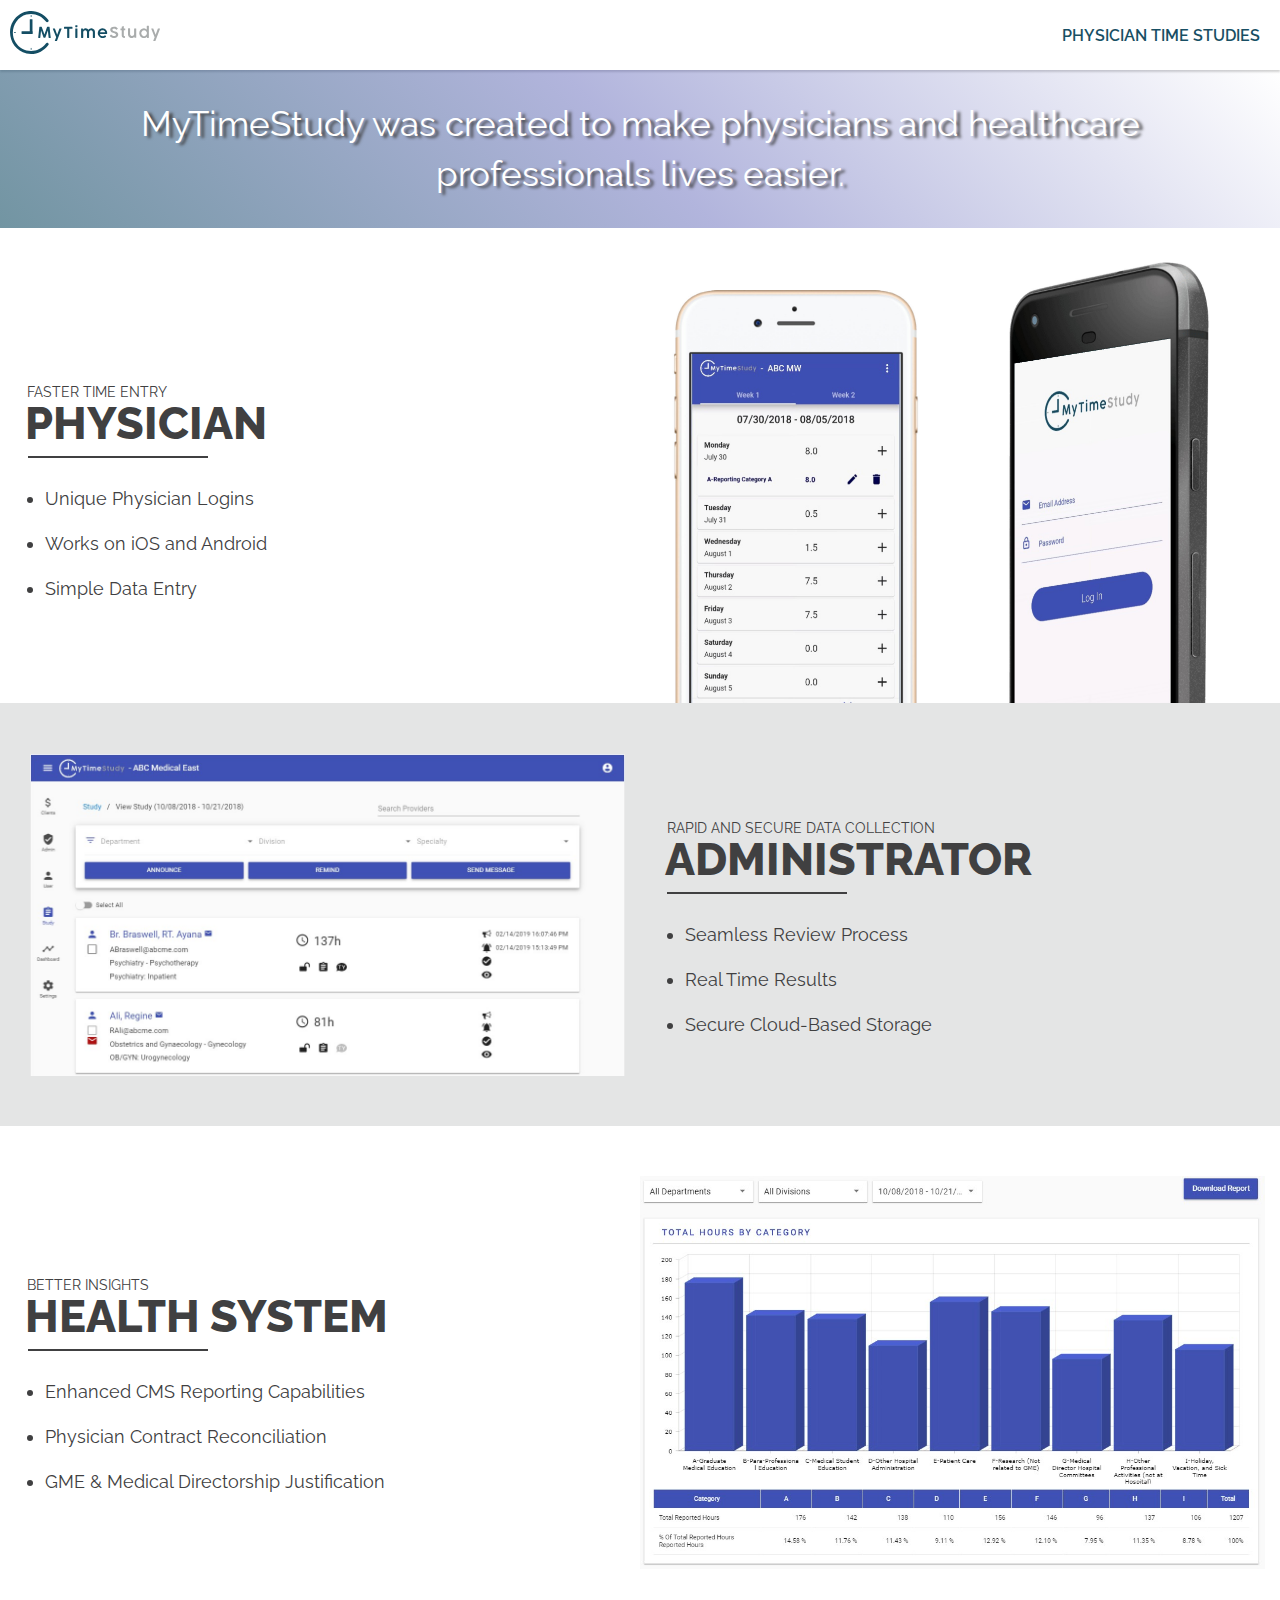
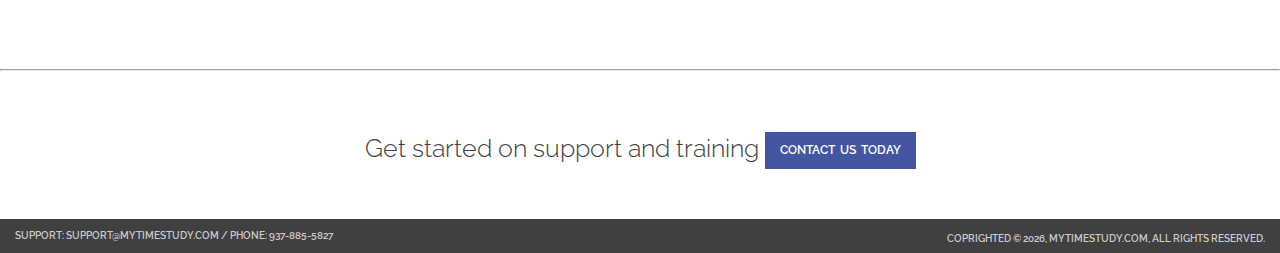
<file: index.html>
<!DOCTYPE html>
<html lang="en">
    <head>
        <meta charset="utf-8">
        <title>Interview Exercise</title>
        <meta name="description" content="">
        <meta name="author" content="">

        <meta name="viewport" content="width=device-width, initial-scale=1">
  
        <link href='//fonts.googleapis.com/css?family=Raleway' rel='stylesheet' type='text/css'>

        <link rel="stylesheet" href="css/custom.css" />
    </head>
    <body>
    	<header>
    		<div class="container">
    			<a href="/">
    				<img src="images/logo.svg" class="logo animation fadeFromTop" alt="" />
    			</a>
    			<h1 class="animation fadeFromTop">Physician Time Studies</h1>
    		</div>
		</header>
		<section class="banner animation fadeFromLeft">
			<div class="container">
				<h2>MyTimeStudy was created to make <span>physicians and healthcare professionals lives easier.</span></h2>
			</div>
		</section>
		<section class="content physicians">
			<div class="container">
				<div class="row">
					<div class="column _2">
						<h3 class="title"><span>Faster Time Entry</span> Physician</h3>
						<ul class="items">
							<li>Unique Physician Logins</li>
							<li>Works on iOS and Android</li>
							<li>Simple Data Entry</li>
						</ul>
					</div>
					<div class="column">
						<img class="img-responsive" src="images/ios.jpg" alt="" />
					</div>
					<div class="column">
						<img class="img-responsive" src="images/android.jpg" alt="" />
					</div>
				</div>
			</div>
		</section>
		<section class="content admin ">
			<div class="container">
				<div class="row">
					<div class="column">
						<img class="img-responsive" src="images/admin.jpg" alt="" />
					</div>
					<div class="column">
						<h3 class="title"><span>Rapid and Secure Data Collection</span> Administrator</h3>
						<ul class="items">
							<li>Seamless Review Process</li>
							<li>Real Time Results</li>
							<li>Secure Cloud-Based Storage</li>
						</ul>
					</div>
				</div>
			</div>
		</section>
		<section class="content annotations">
			<div class="container">
				<div class="row">
					<div class="column">
						<h3 class="title"><span>Better Insights</span> Health System</h3>
						<ul class="items">
							<li>Enhanced CMS Reporting Capabilities</li>
							<li>Physician Contract Reconciliation</li>
							<li>GME &amp; Medical Directorship Justification</li>
						</ul>
					</div>
					<div class="column">
						<img class="img-responsive" src="images/annotation.jpg" alt="" />
					</div>
				</div>
			</div>
		</section>
		<div class="container">
			<hr />
		</div>
		<section class="contact">
			<div class="container">
				<h4>Get started on support and training <a href="mailto:support@mytimestudy.com" class="btn">Contact Us Today</a></h4>
			</div>
		</section>
		<footer>
			<div class="container">
				<ul>
					<li>Support: support@mytimestudy.com</li>
					<li>/</li>
					<li>Phone: 937-885-5827</li>
					<li class="legal">Coprighted &copy; <script>document.write(new Date().getFullYear());</script>, mytimestudy.com, All rights reserved.</li>
				</ul>
			</div>
		</footer>
    </body>
</html>
</file>
<file: css/custom.css>
body {
	font-family: Raleway;
	margin: 0;
	font-size: 14px;
    line-height: 1.428571429;
    color: #404041;
    background-color: #fff;
}

header {
	box-shadow: 0px 2px 2px rgba(0,0,0, 0.18);
	padding: 0.8em 0;
	display: flex;
	flex-direction: column;
	justify-content: center;
}

header img.logo {
	width: auto;
	padding: 0 10px;
	animation-delay: 0.5s;
	-webkit-animation-delay: 0.5s;
}

header h1 {
	font-size: 16px;
	font-weight: 600;
	float: none;
	text-transform: uppercase;
	margin: 14px 0 0 0;
	color: #184f64;
	animation-delay: 0.5s;
	-webkit-animation-delay: 0.5s;
}

.container {
	margin: 0 auto;
}

.row {
	display: flex;
	flex-direction: column;
	flex-wrap: wrap;
	justify-content: center;
	align-items: center;
}

.column {
	flex-basis: 100%;
}

.banner {
	height: auto;
	background: linear-gradient(45deg,rgba(20,78,100,.6),rgba(62,69,169,.4),transparent);
	display: flex;
	justify-content: center;
	align-items: center;
	color: #ffffff;
	animation-delay: 0.8s;
	-webkit-animation-delay: 0.8s;
}

.banner h2 {
	font-size: 25px;
	font-weight: 400;
	text-align: center;
	text-shadow: 4px 2px 3px rgba(64,64,65,.9);
	padding: 0 30px;
}

.message {
	background-color: #E4E5E5;
	display: flex;
	color:#404041;
	font-weight: 800;
	text-align: center;
}

.message span {
	color: #3E45A9;
	display: block;
}

.content h3.title {
	text-transform: uppercase;
	font-weight: 800;
	font-size: 40px;
	position: relative;
	padding-left: 10px;
	margin-bottom: 20px;
}

.content h3.title:after {
	position: absolute;
	top: 100%;
	left: 2%;
	width: 4em;
	height: 2px;
	content: '';
	background-color: #404041;
}

.content h3.title span {
	display: block;
	font-size: 14px;
	font-weight: 400;
	line-height: 0px;
	margin-left: 2px;
}

.content ul.items {
	margin: 0;
	font-size: 18px;
	line-height: 2.5; 
	padding-left: 30px;
}

.content img.img-responsive {
	display: block;
	max-width: 315px;
	height: auto;
}

footer {
	background-color: #404041;
	color: #cccccc;
	display: flex;
	font-size: 10px;
	margin-top: 50px;
}

footer ul {
	list-style: none;
	font-weight: 600;
	text-transform: uppercase;
	padding: 0 15px;
}

footer ul li {
	display: inline;
}

footer ul li.legal {
	float: none;
	display: block;
	line-height: 20px
}

.physicians {
	padding-top: 2em;
	border-bottom: 1px solid #E4E5E5;
}

.admin {
	background-color: #E4E5E5;
	padding: 50px 0;
}

.annotations {
	padding: 0;
}

.contact h4 {
	text-align: center;
	font-weight: 300;
	font-size: 25px;
}

.contact .btn {
	border-radius: 0;
	padding: 10px 0;
	color: #ffffff;
	text-transform: uppercase;
	background: #4456a2;
	display: block;
	font-size: 12px;
	font-weight: 600;
	text-decoration: none;
	text-align: center;
	padding: 10px 15px;
	letter-spacing: 0px;
	word-spacing: 2px;
	margin: 1em 8em;
}

.contact .btn:hover {
	color: #404041;
	background-color: #E4E5E5;
}

.admin .column {
	padding: 0 15px;
}

.lead {
	font-size: 18px;
}

hr {
	color: #fefefe;
    margin: 50px auto 60px;
}

.animation {
	animation-duration: 0.8s;
	animation-fill-mode: both;
	-webkit-animation-duration: 0.8s;
	-webkit-animation-fill-mode: both;
}

@keyframes fadeFromTop {
	from {
		opacity: 0;
		-webkit-transform: translate3d(0, -100%, 0);
		transform: translate3d(0, -100%, 0);
	}

	to {
		opacity: 1;
		-webkit-transform: none;
		transform: none;
	}
}

@-webkit-keyframes fadeFromTop {
	from {
		opacity: 0;
		-webkit-transform: translate3d(0, -100%, 0);
		transform: translate3d(0, -100%, 0);
	}

	to {
		opacity: 1;
		-webkit-transform: none;
		transform: none;
	}
}

@keyframes fadeFromLeft {
	from {
		opacity: 0;
		-webkit-transform: translate3d(-100%, 0, 0);
		transform: translate3d(-100%, 0, 0);
	}

	to {
		opacity: 1;
		-webkit-transform: none;
		transform: none;
	}
}

@-webkit-keyframes fadeFromLeft {
	from {
		opacity: 0;
		-webkit-transform: translate3d(-100%, 0, 0);
		transform: translate3d(-100%, 0, 0);
	}

	to {
		opacity: 1;
		-webkit-transform: none;
		transform: none;
	}
}

.fadeFromTop {
	animation-name: fadeFromTop;
	-webkit-animation-name: fadeFromTop;
}

.fadeFromLeft {
	animation-name: fadeFromLeft;
	-webkit-animation-name: fadeFromLeft;
}

@media screen and (min-width: 768px){
  .column {
    flex: 1;
  }

  ._2 {
	  flex: 2;
  }

  header {
	  display: block;
  }

  header img.logo {
	  width: 150px;
  }

  header h1 {
	  float: right;
	  margin: 14px 20px 0 0;
  }

  .container {
	  width: 100%;
  }

  .content img.img-responsive {
  	max-width: 100%;
  }

  .row {
	  padding: 0 15px;
	  flex-direction: row;
  }

  .banner {
	  padding: 0;
  }

  .banner h2 {
	font-size: 35px;
  }
  
  footer ul li.legal {
	float: right;
  }

  .content h3.title {
	  font-size: 45px;
  }

  .annotations {
	padding: 50px 0;
  }

  .contact .btn {
	  display: inline-block;
	  margin: 0;
	  vertical-align: middle;
  }
}
</file>
